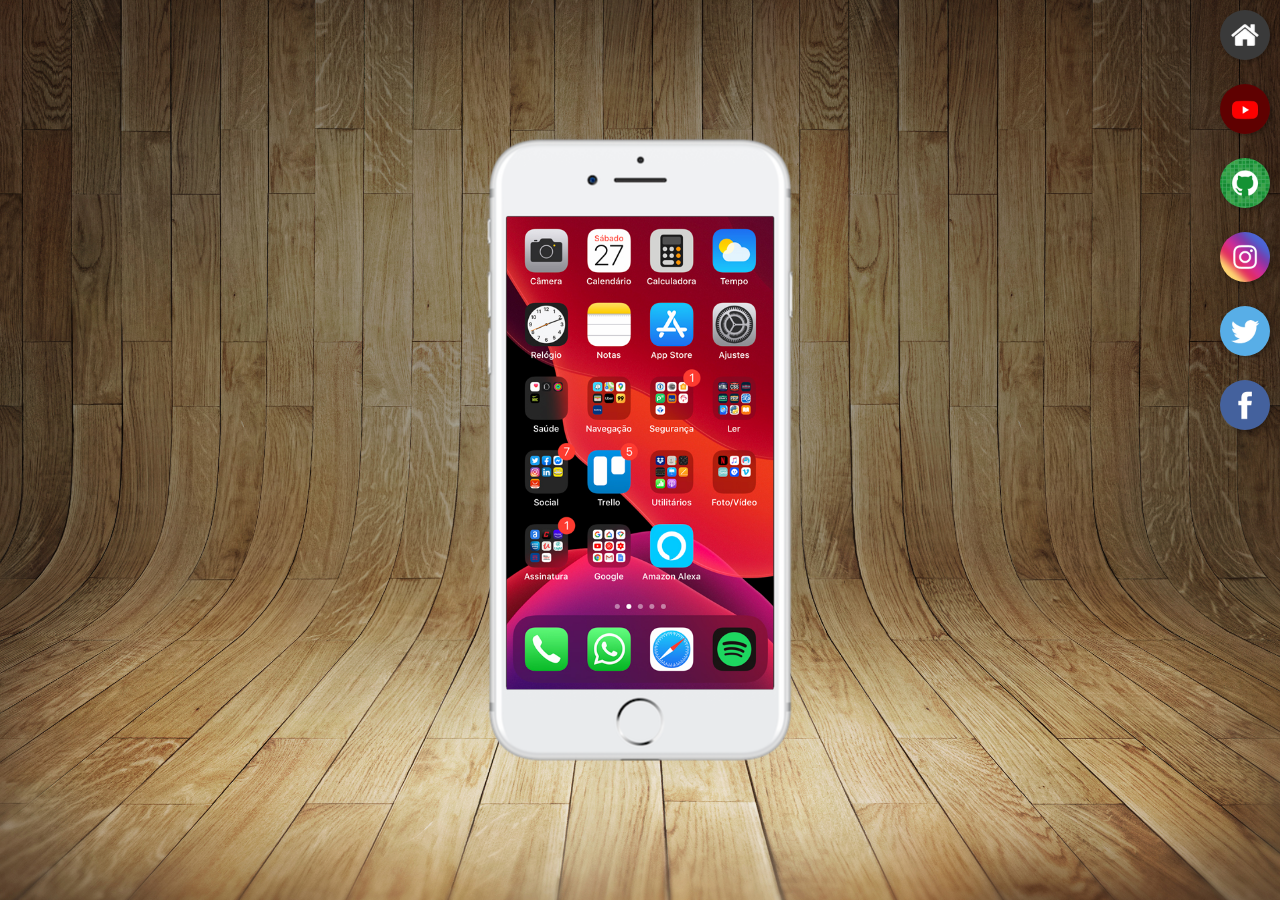
<file: index.html>
<!DOCTYPE html>
<html lang="pt-br">
<head>
    <meta charset="UTF-8">
    <meta http-equiv="X-UA-Compatible" content="IE=edge">
    <meta name="viewport" content="width=device-width, initial-scale=1.0">
    <link rel="stylesheet" href="estilos/style.css">
    <title>Projeto Redes Sociais</title>
</head>
<body>
    <main>
        <section id="telefone">
            <iframe src="home.html" frameborder="0" name="tela" id="tela">
                Seu navegador não é compatível com isso.
            </iframe>
        </section>
        
        <section id="menu-redes-sociais">
            <a href="home.html" target="tela"><img src="imagens/logo-home.jpg" alt="Home"></a><br>
            <a href="youtube.html" target="tela"><img src="imagens/logo-youtube.jpg" alt="YouTube"></a><br>
            <a href="github.html" target="tela"><img src="imagens/logo-github.jpg" alt="Github"></a><br>
            <a href="instagram.html" target="tela"><img src="imagens/logo-instagram.jpg" alt="Instagram"></a><br>
            <a href="twitter.html" target="tela"><img src="imagens/logo-twitter.jpg" alt="Twitter"></a><br>
            <a href="facebook.html" target="tela"><img src="imagens/logo-facebook.jpg" alt=""></a><br>
        </section>
    </main>
</body>
</html>
</file>
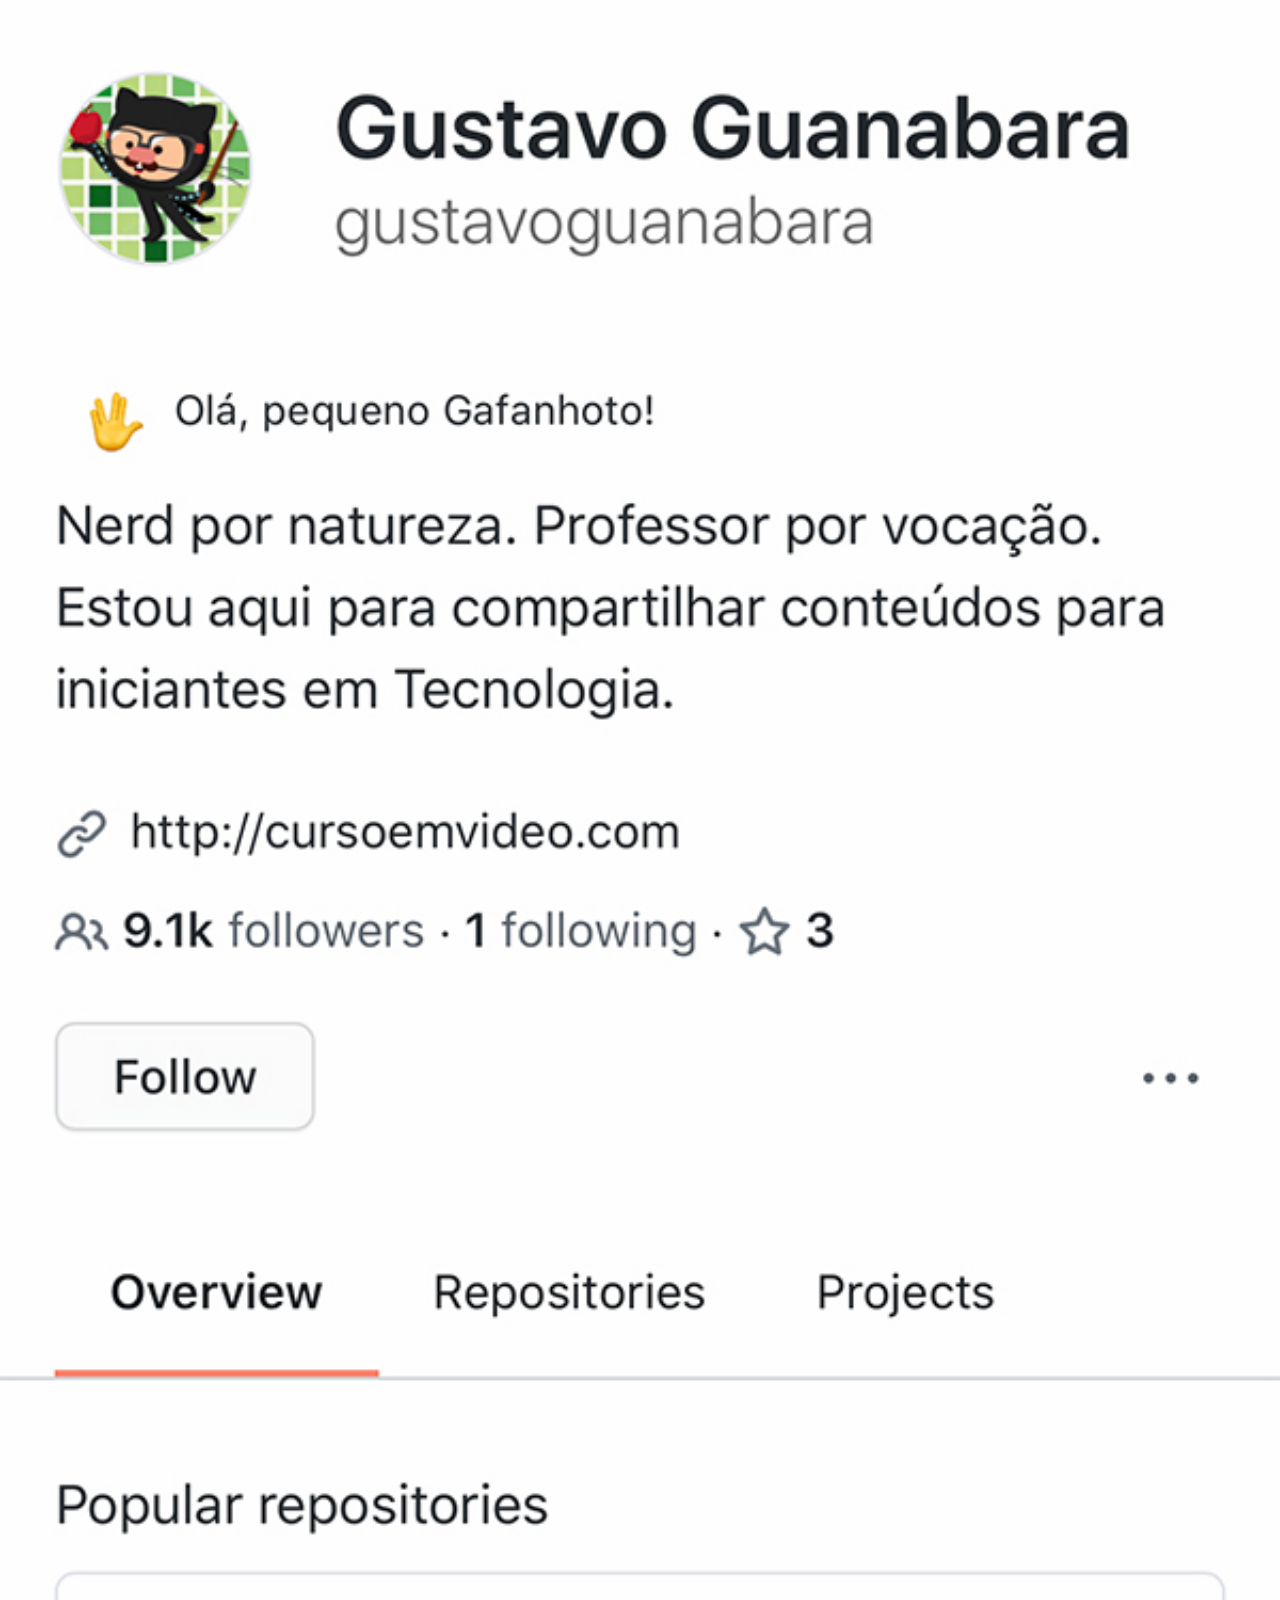
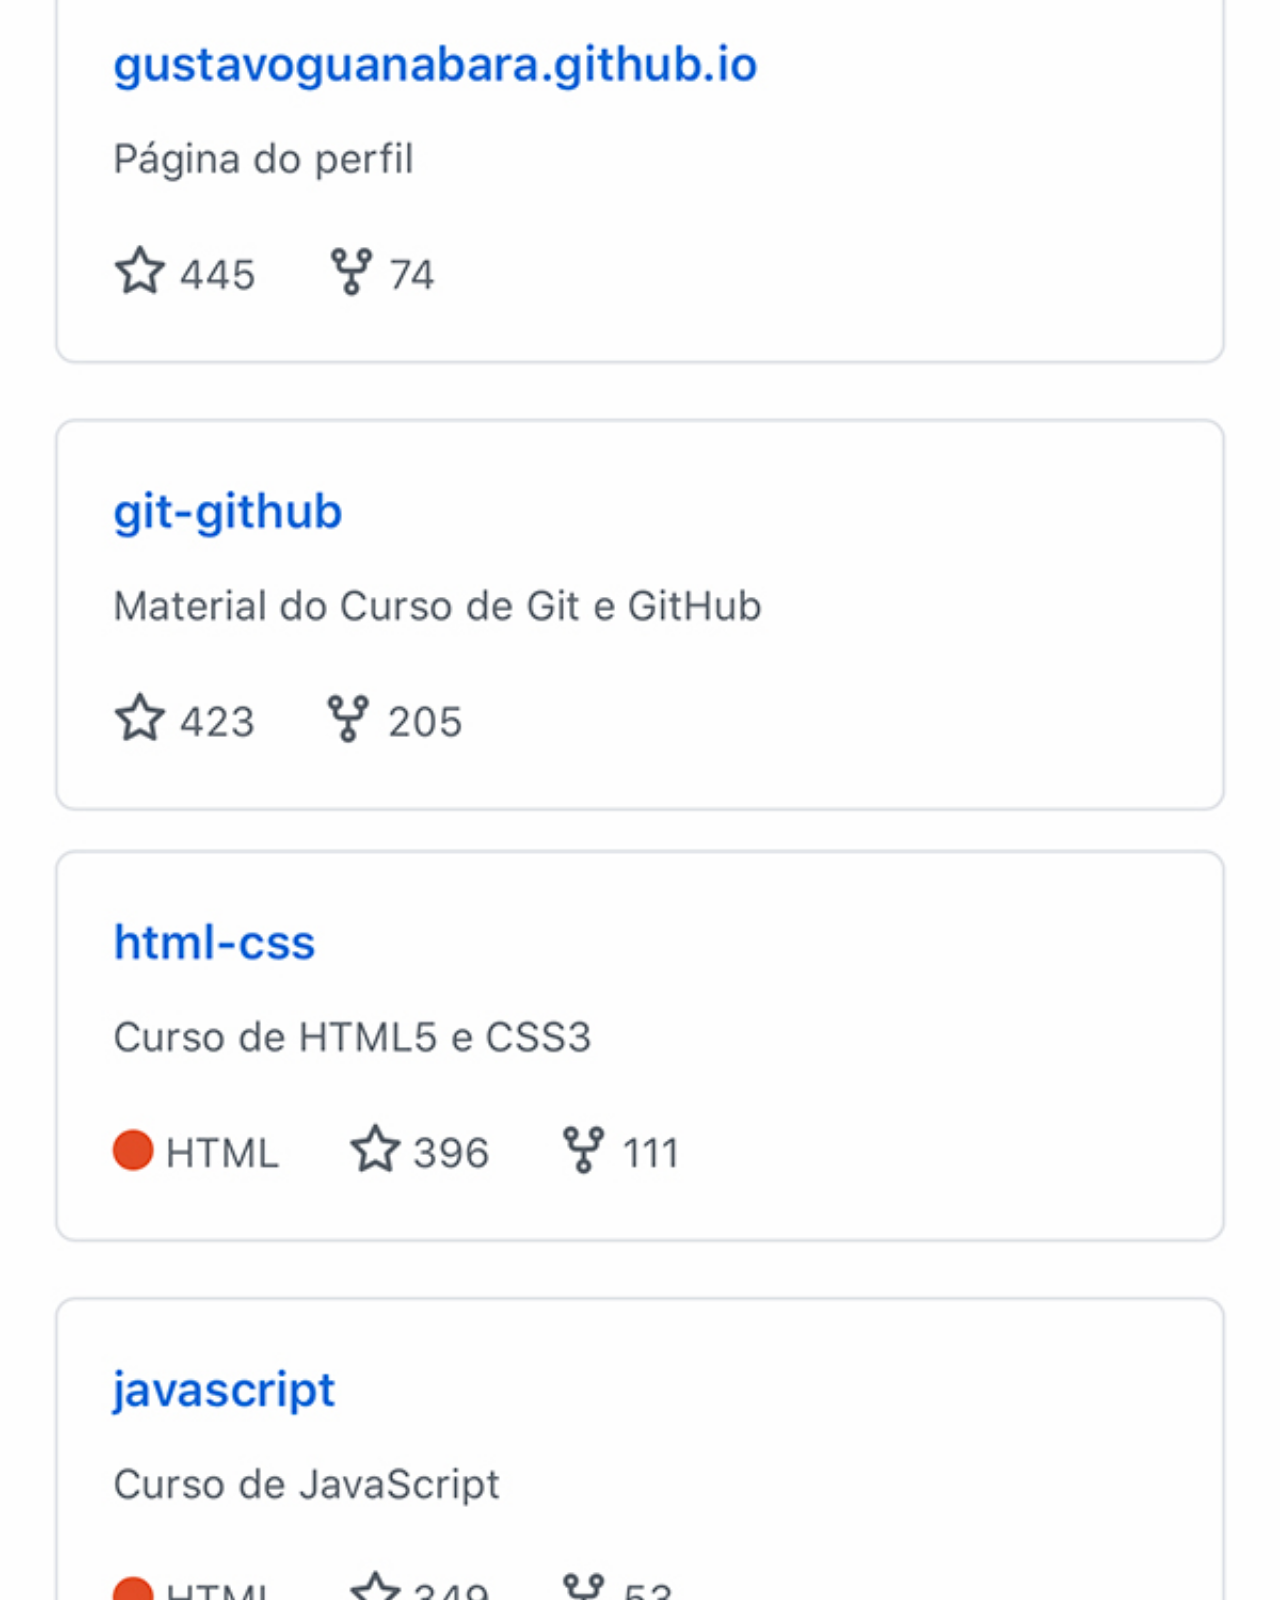
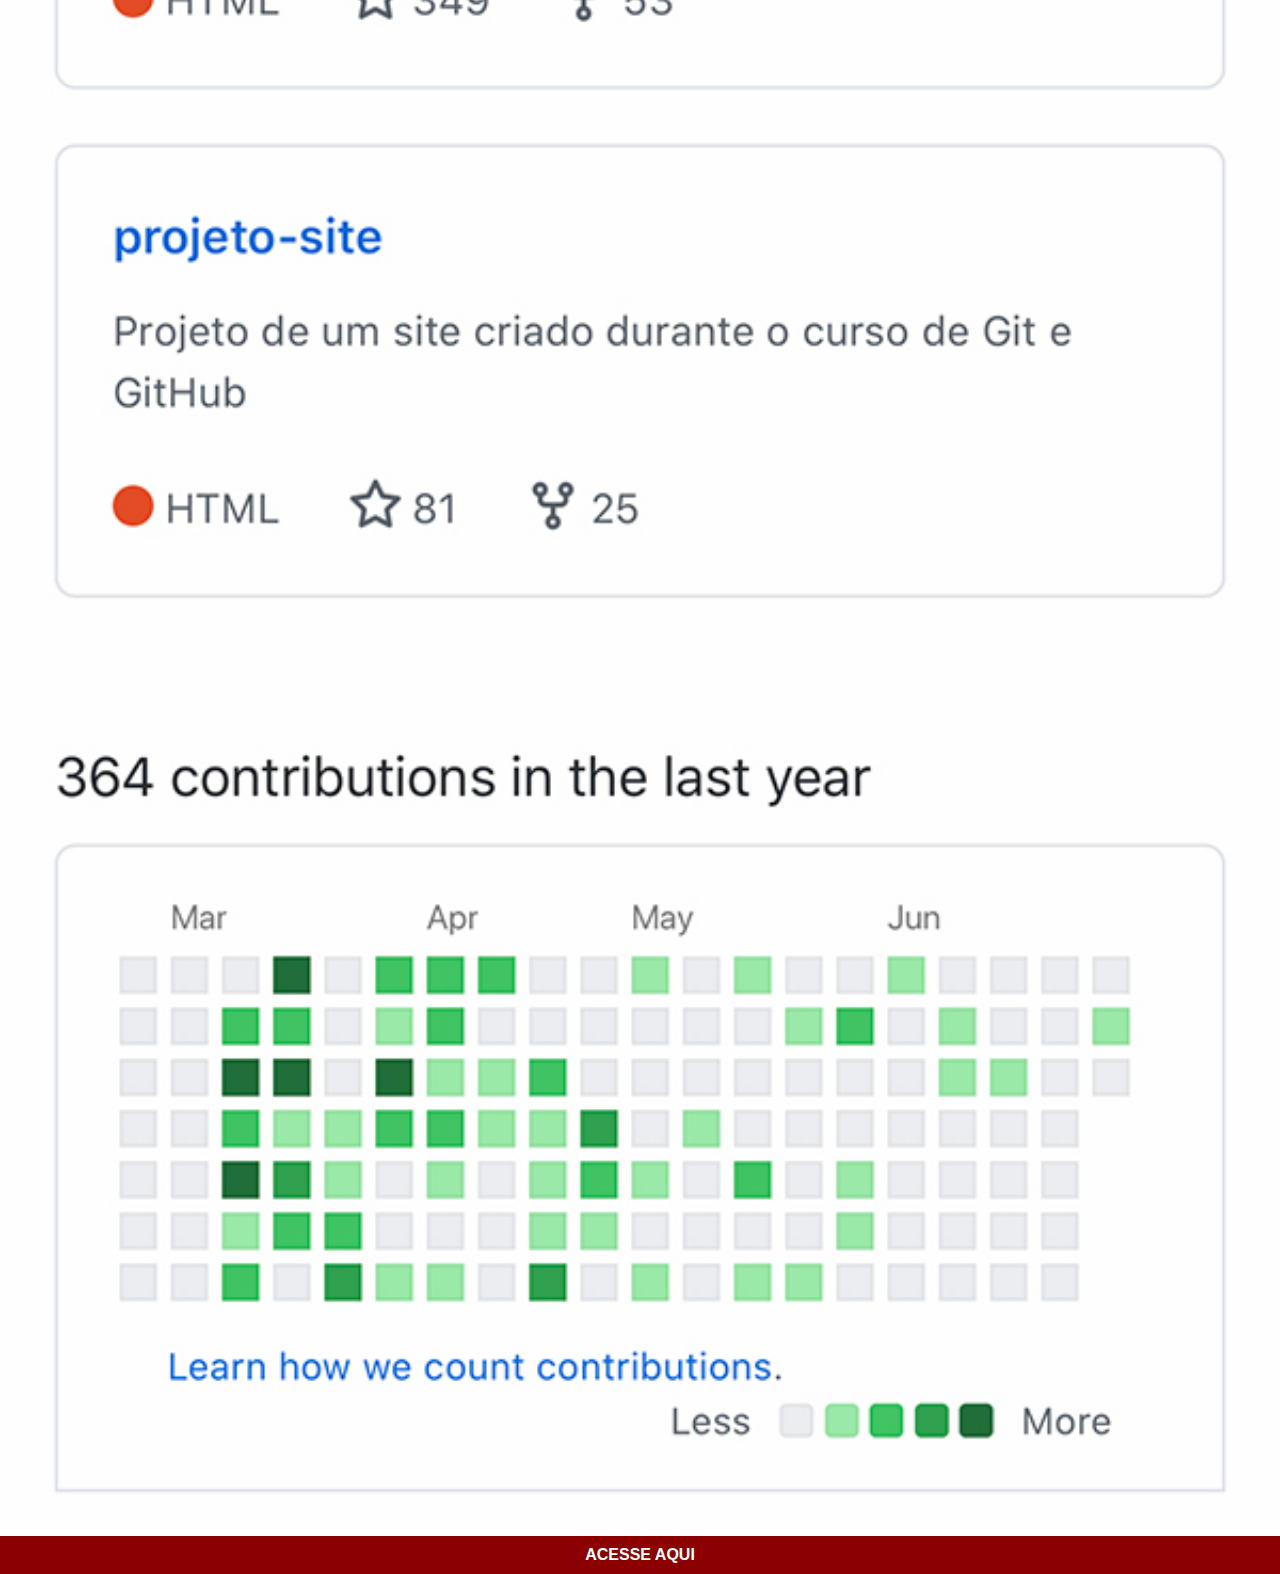
<file: github.html>
<!DOCTYPE html>
<html lang="pt-br">
<head>
    <meta charset="UTF-8">
    <meta http-equiv="X-UA-Compatible" content="IE=edge">
    <meta name="viewport" content="width=device-width, initial-scale=1.0">
    <link rel="stylesheet" href="estilos/social.css">
    <title>Github</title>
</head>
<body>
    <img src="imagens/tela-github.jpg" alt="Github"><a href="https://github.com/gustavoguanabara" target="_blank">ACESSE AQUI</a>
</body>
</html>
</file>
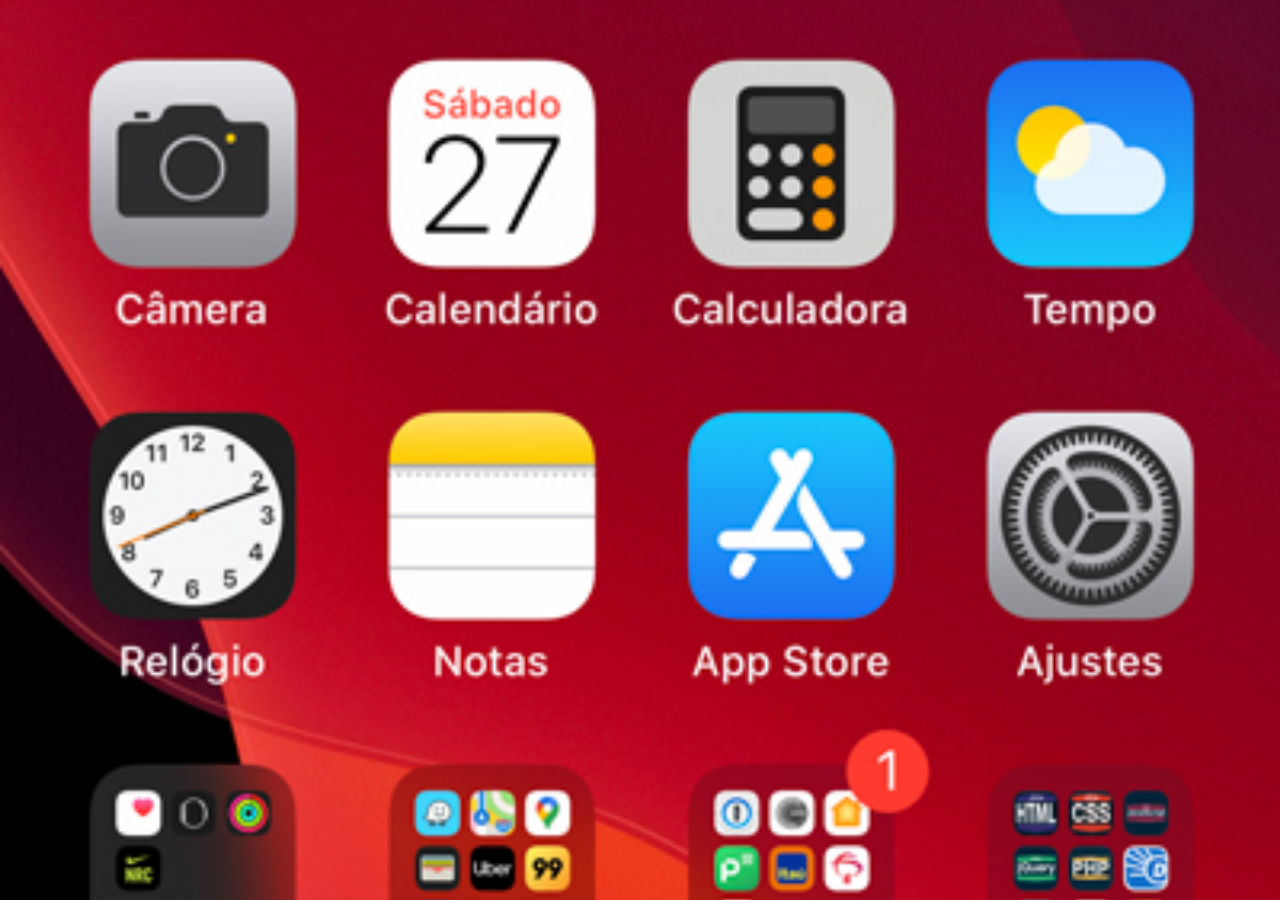
<file: home.html>
<!DOCTYPE html>
<html lang="pt-br">
<head>
    <meta charset="UTF-8">
    <meta http-equiv="X-UA-Compatible" content="IE=edge">
    <meta name="viewport" content="width=device-width, initial-scale=1.0">
    <title>Home</title>
    <style>
        * {
            margin: 0px;
            padding: 0px;
        }

        body {
            width: 100vw;
            height: 100vh;
            background: black url('imagens/tela-home.jpg') no-repeat top center;
            background-size: cover;
        }
    </style>
</head>
<body>
    
</body>
</html>
</file>
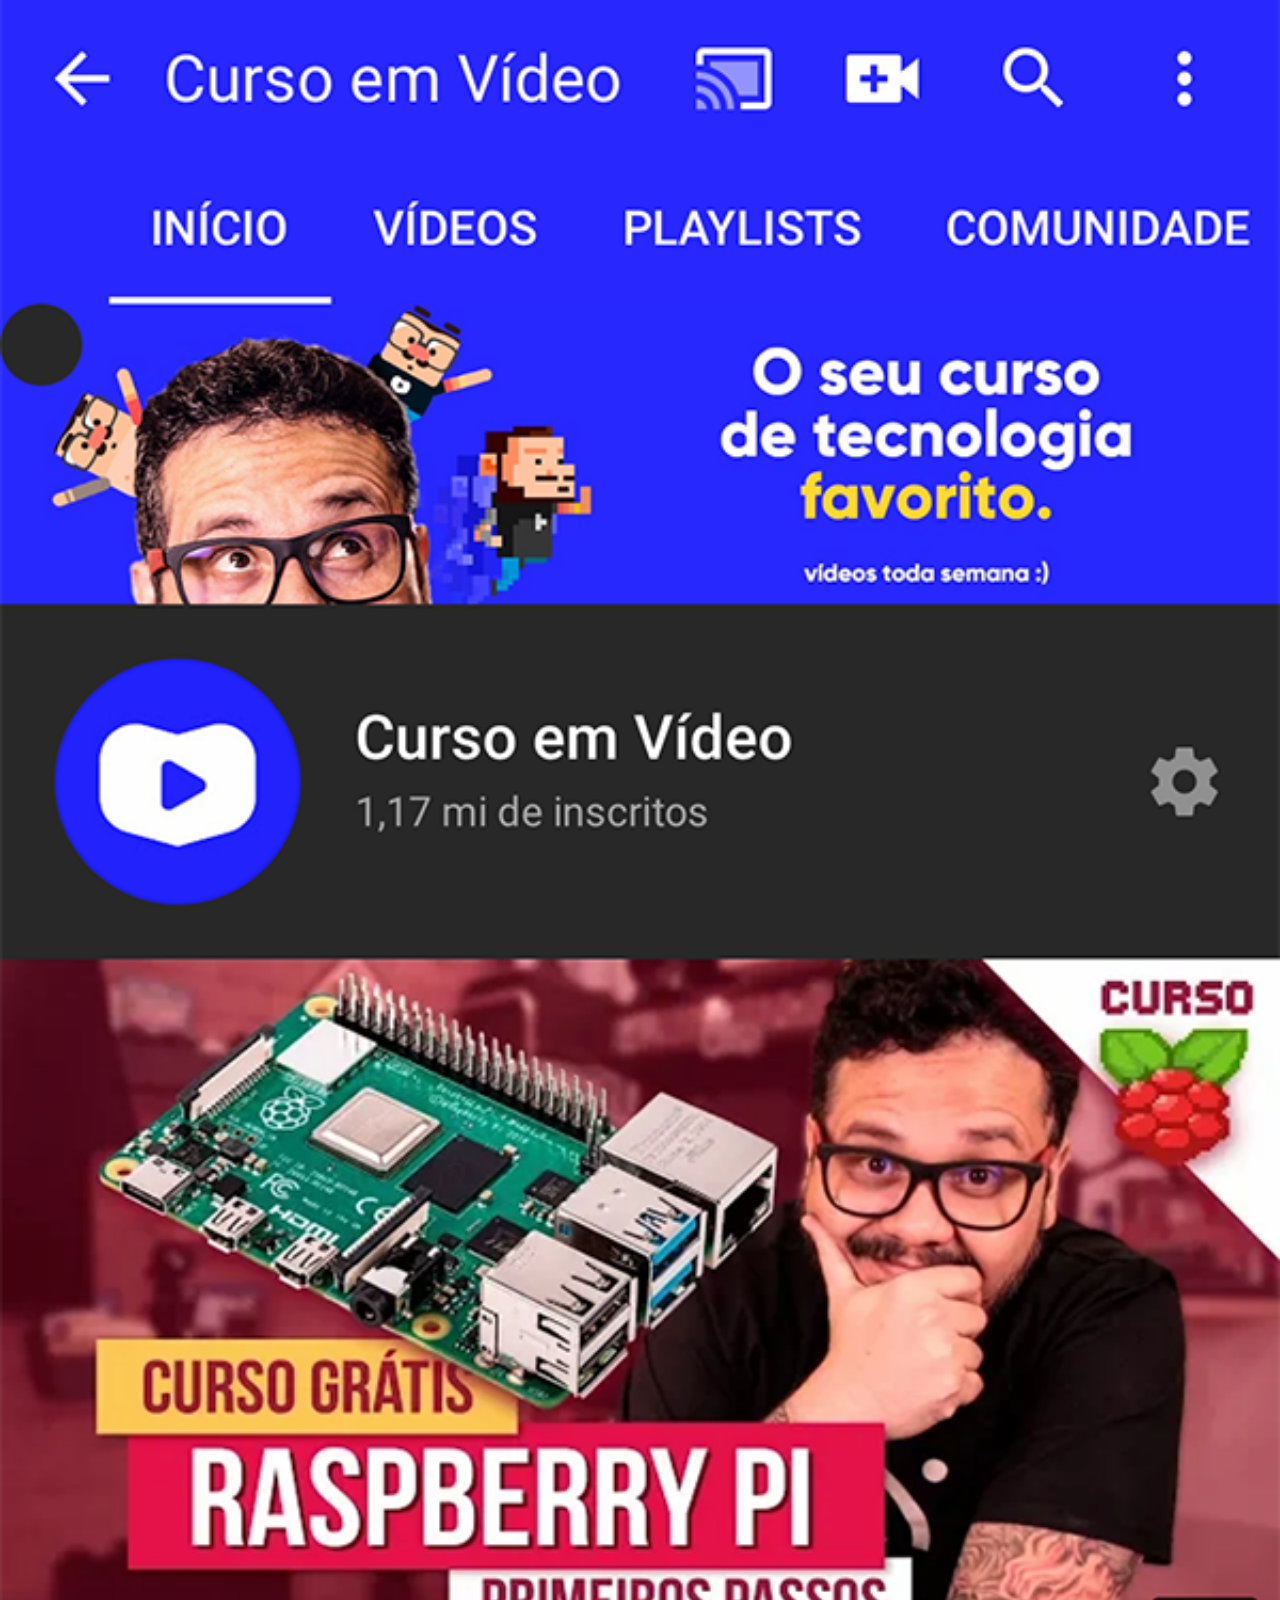
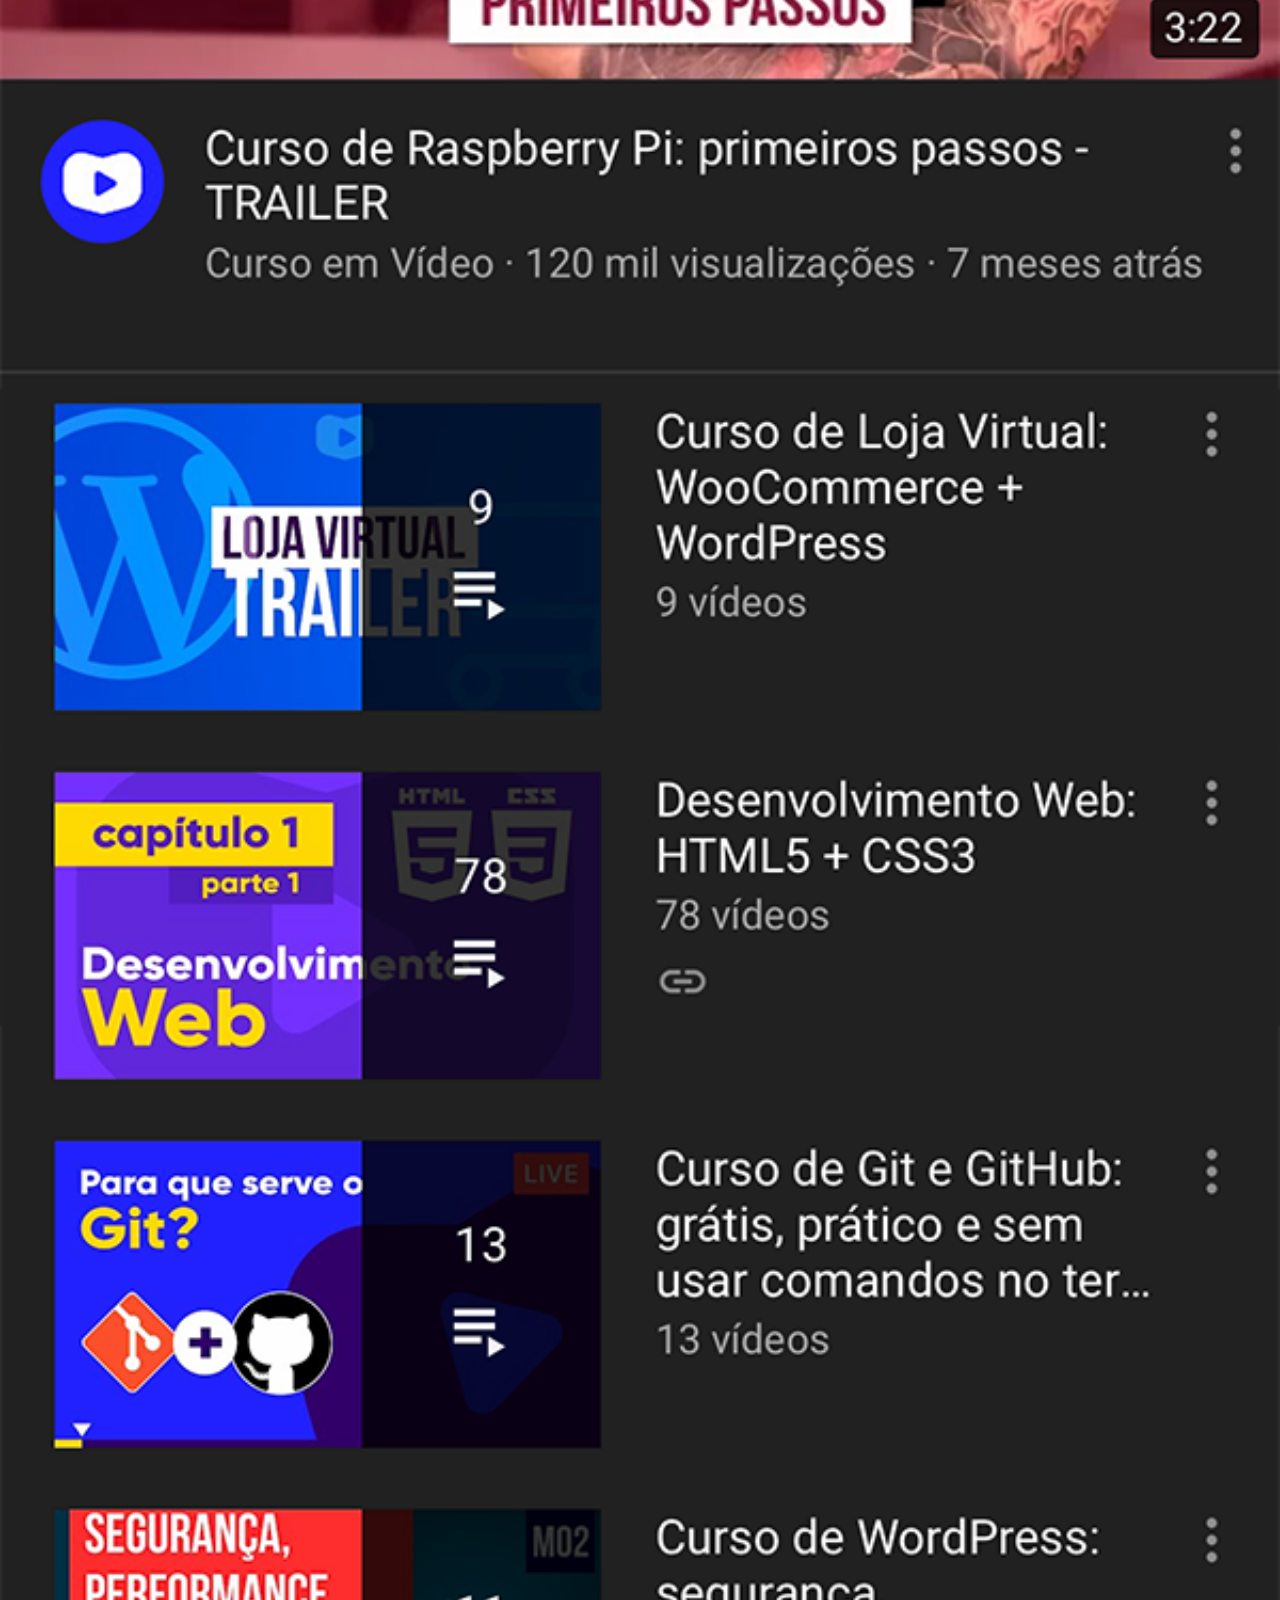
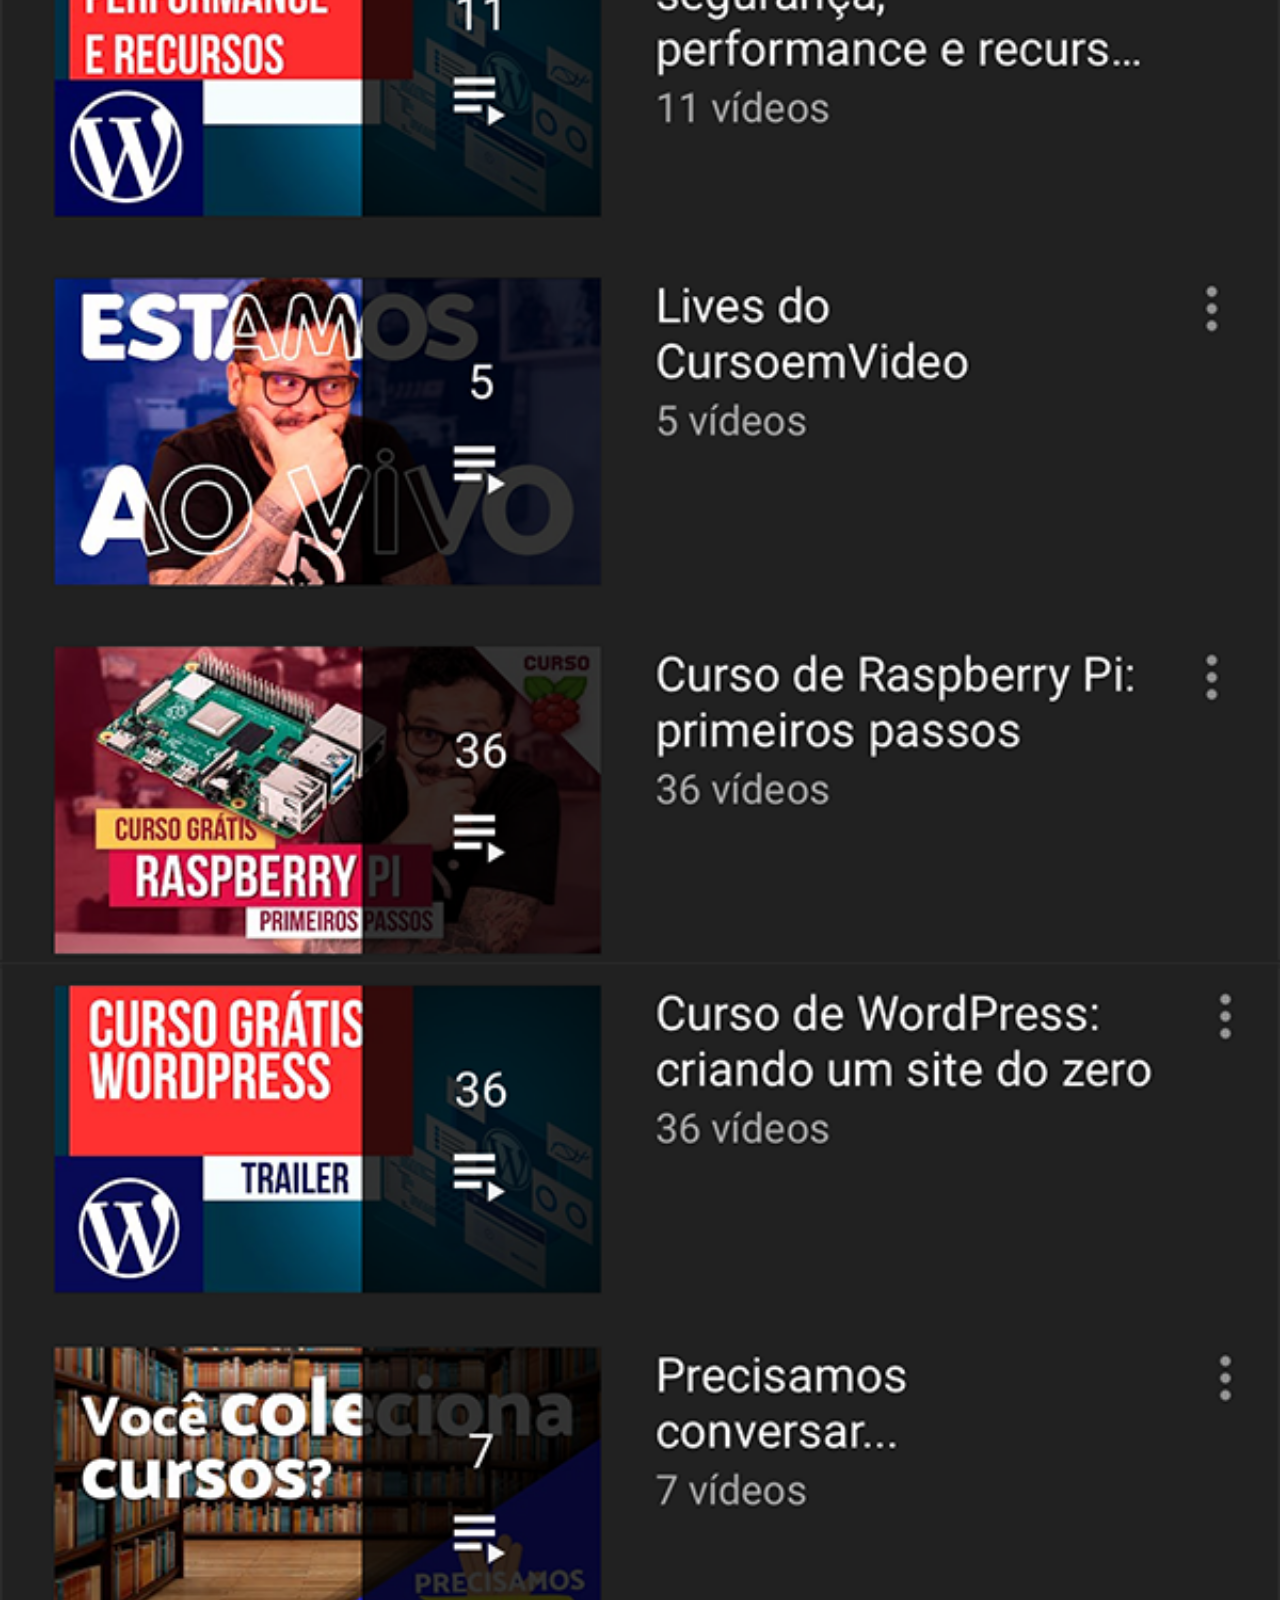
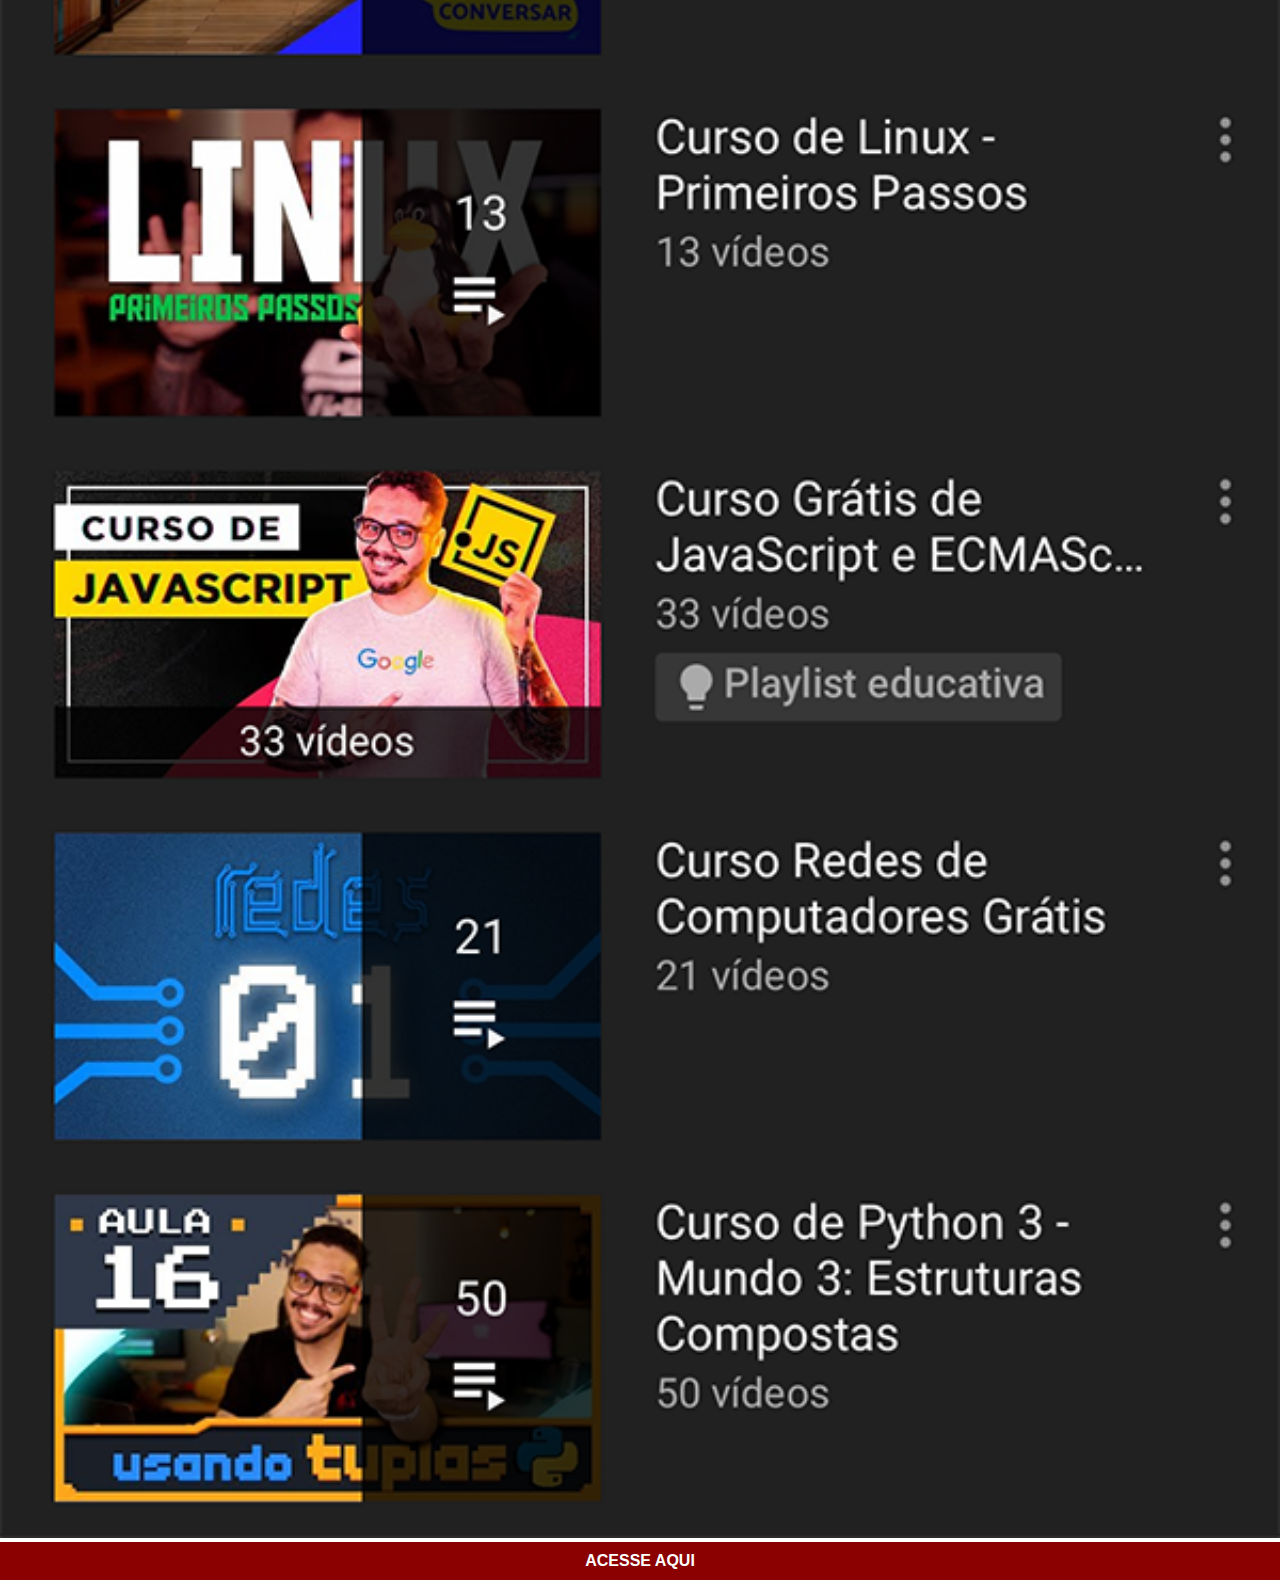
<file: youtube.html>
<!DOCTYPE html>
<html lang="pt-br">
<head>
    <meta charset="UTF-8">
    <meta http-equiv="X-UA-Compatible" content="IE=edge">
    <meta name="viewport" content="width=device-width, initial-scale=1.0">
    <title>YouTube</title>
    <link rel="stylesheet" href="estilos/social.css">
</head>
<body>
    <img src="imagens/tela-youtube.png" alt="Youtube">
    <a href="https://www.youtube.com/channel/UCrWvhVmt0Qac3HgsjQK62FQ" target="_blank">ACESSE AQUI</a>
</body>
</html>
</file>
<file: estilos/style.css>
@charset "UTF-8";

* {
    margin: 0px;
    padding: 0px;
    font-family: Arial, Helvetica, sans-serif;
}

html, body {
    height: 100vh;
    width: 100vw;
    background-color: black;
}

body {
    background: url('../imagens/fundo-madeira.jpg') no-repeat center center;
    background-attachment: fixed;
   background-size: cover;
}

main {
    height: 100vh;
    position: relative;
}

section#telefone {
    position: absolute;
    top: 50%;
    left: 50%;
    transform: translate(-50%, -50%);

    height: 627px;
    width: 311px;
    background: url(../imagens/frame-iphone.png) no-repeat;
}

iframe#tela {
    position: relative;
    top: 80px;
    left: 22px;
    height: 473px;
    width: 267px;
}

section#menu-redes-sociais {
    text-align: right;
}

section#menu-redes-sociais img {
    border-radius: 50%;
    margin: 10px;
    width: 50px;
    box-shadow: 2px 2px 5px rgba(0, 0, 0, 0.307);
    box-sizing: border-box;
}

section#menu-redes-sociais img:hover {
    border: 2px solid rgba(255, 255, 255, 0.673);
    transform: translate(-3px, -3px);
    box-shadow: 5px 5px 10px rgba(0, 0, 0, 0.686);
    transition: transform 0.5s;
}
</file>
<file: estilos/social.css>
@charset "UTF-8";

*{
    margin: 0px;
    padding: 0px;
    font-family: Arial, Helvetica, sans-serif;
}

::-webkit-scrollbar {
    width: 0px;
    height: 0px;
}

img {
    width: 100vw;
}

a {
    background-color: darkred;
    display: block;
    color: white;
    text-align: center;
    font-weight: bolder;
    text-decoration: none;
    padding: 10px;
}

a:hover {
    background-color: red;
}
</file>
